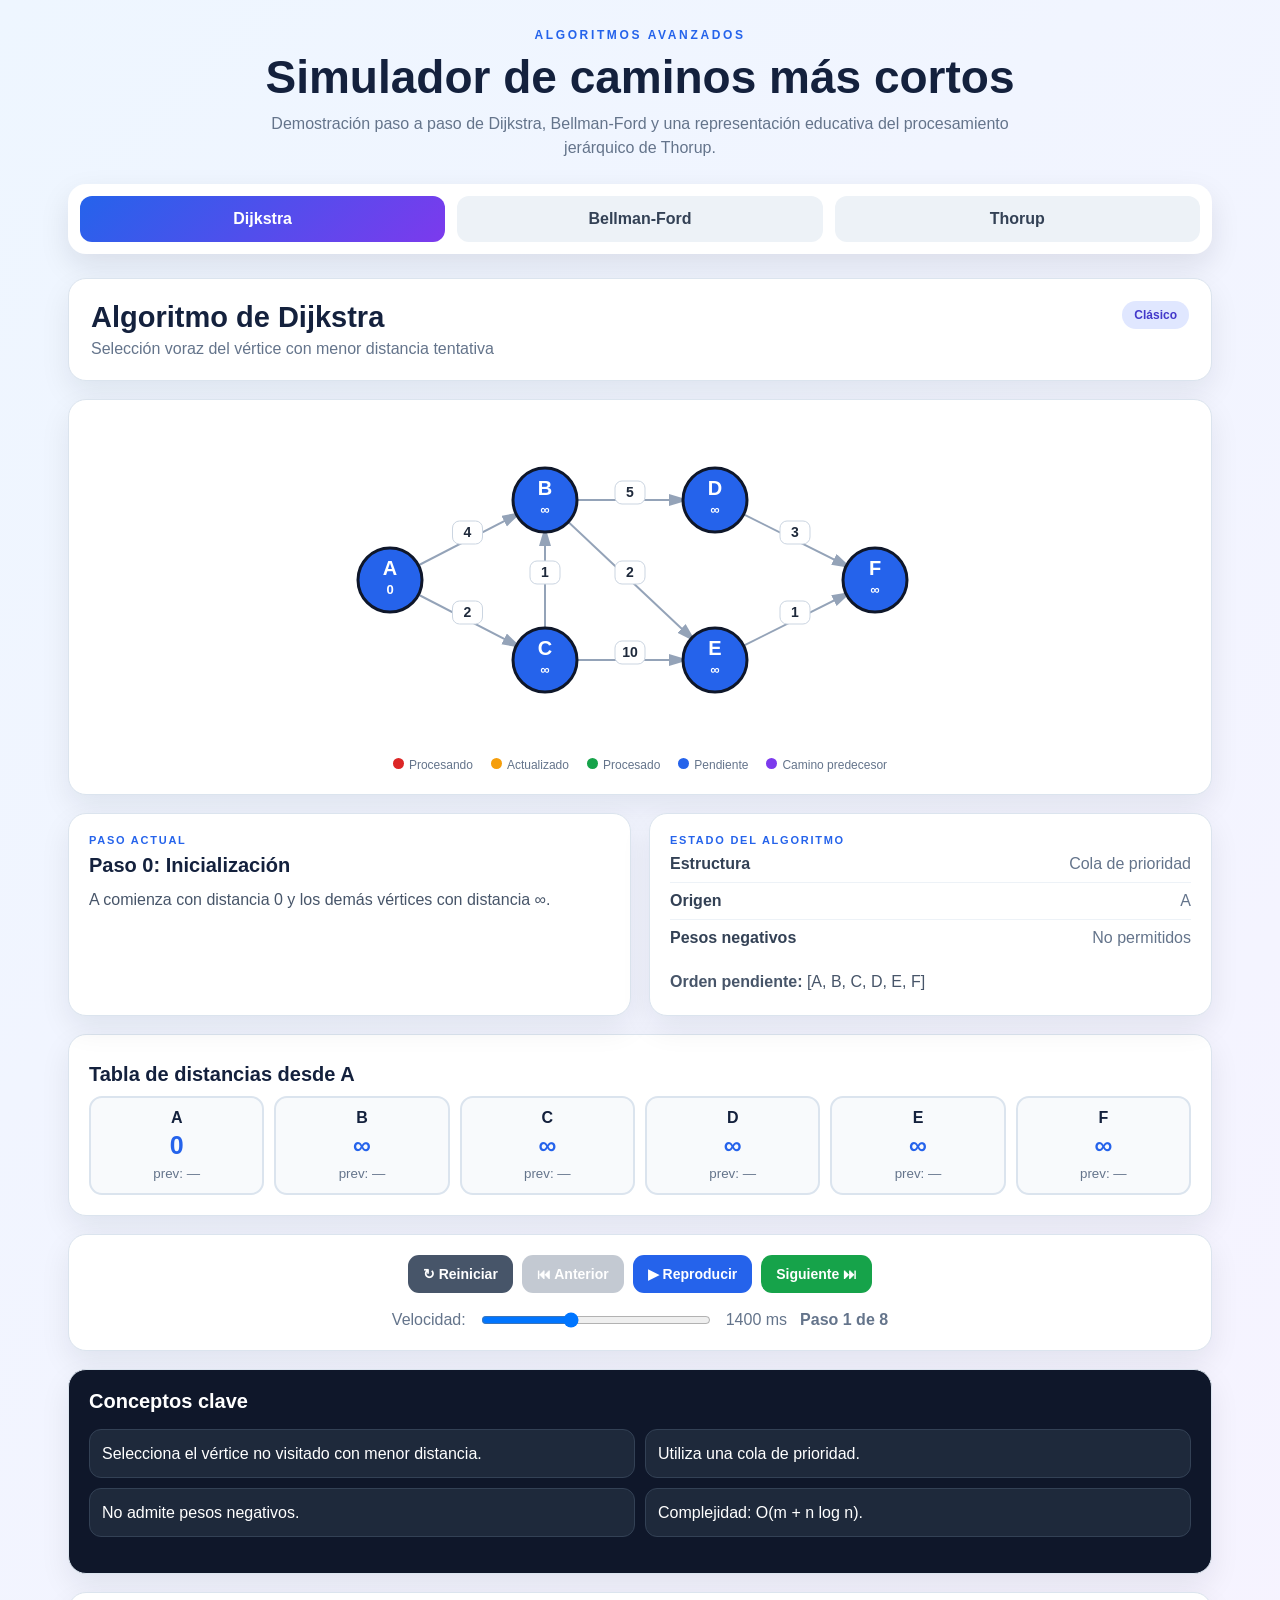
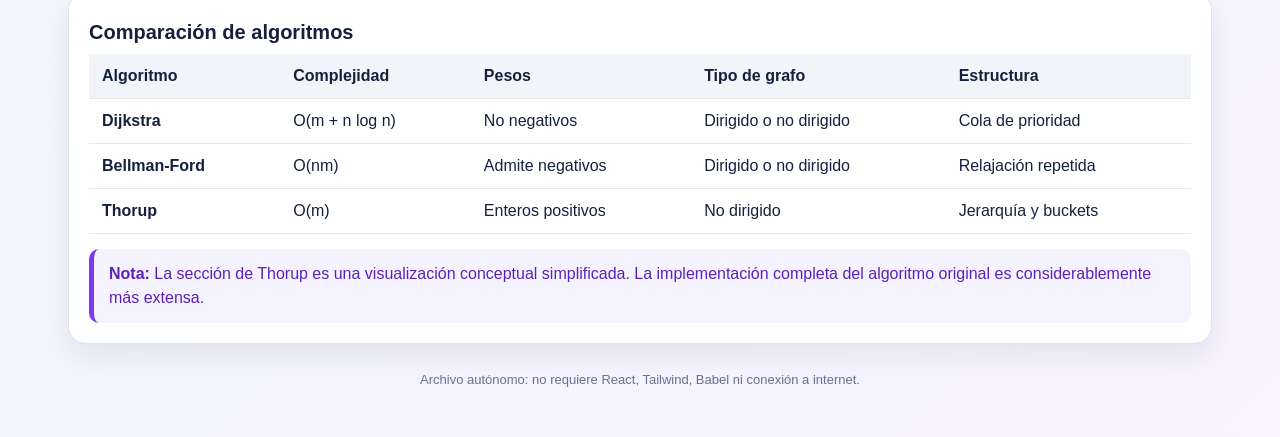
<file: aporte_propio/web/simulador_sssp.html>
<!DOCTYPE html>
<html lang="es">
<head>
<meta charset="UTF-8">
<meta name="viewport" content="width=device-width, initial-scale=1.0">
<title>Simulador SSSP - Dijkstra, Bellman-Ford y Thorup</title>
<style>
:root{
  --bg:#eef3f9; --card:#fff; --text:#14213d; --muted:#64748b;
  --line:#cbd5e1; --blue:#2563eb; --green:#16a34a; --red:#dc2626;
  --orange:#f59e0b; --purple:#7c3aed; --dark:#0f172a;
}
*{box-sizing:border-box}
body{
  margin:0; font-family:Arial,Helvetica,sans-serif; color:var(--text);
  background:linear-gradient(135deg,#eef6ff,#f7f3ff); min-height:100vh;
}
.container{max-width:1180px;margin:auto;padding:28px 18px 50px}
header{text-align:center;margin-bottom:22px}
header h1{margin:8px 0;font-size:clamp(28px,5vw,46px)}
header p{color:var(--muted);margin:0 auto;max-width:760px;line-height:1.5}
.eyebrow{font-size:12px;font-weight:800;letter-spacing:.22em;color:var(--blue)}
.tabs{
  display:grid;grid-template-columns:repeat(3,1fr);gap:12px;
  background:var(--card);padding:12px;border-radius:18px;
  box-shadow:0 12px 30px rgba(15,23,42,.10);margin:24px 0;
}
.tab{
  border:0;border-radius:12px;padding:14px 12px;font-weight:800;
  font-size:16px;cursor:pointer;background:#edf2f7;color:#334155;
}
.tab.active{color:#fff;background:linear-gradient(135deg,#2563eb,#7c3aed)}
.hero,.card{
  background:var(--card);border:1px solid #dbe4ee;border-radius:18px;
  box-shadow:0 12px 30px rgba(15,23,42,.08);
}
.hero{padding:22px;margin-bottom:18px}
.hero-top{display:flex;justify-content:space-between;align-items:flex-start;gap:15px}
.hero h2{margin:0 0 6px;font-size:29px}
.subtitle{margin:0;color:var(--muted)}
.badge{padding:7px 12px;border-radius:999px;font-size:12px;font-weight:800;background:#e0e7ff;color:#4338ca;white-space:nowrap}
.graph-card{padding:14px;overflow-x:auto;margin-bottom:18px}
svg{display:block;margin:auto;min-width:680px}
.grid{display:grid;grid-template-columns:1fr 1fr;gap:18px;margin-bottom:18px}
.card{padding:20px}
.label{font-size:11px;letter-spacing:.16em;text-transform:uppercase;font-weight:800;color:var(--blue)}
.card h3{margin:8px 0 10px;font-size:20px}
.card p{margin:0;color:#475569;line-height:1.6}
.meta-row{display:flex;justify-content:space-between;gap:16px;padding:9px 0;border-bottom:1px solid #edf2f7}
.meta-row:last-child{border-bottom:0}
.meta-row strong{color:#334155}
.meta-row span{color:var(--muted);text-align:right}
.distances{display:grid;grid-template-columns:repeat(6,minmax(72px,1fr));gap:10px}
.distance{
  text-align:center;border:2px solid #dbe4ee;background:#f8fafc;
  border-radius:13px;padding:11px 6px;transition:.15s;
}
.distance.active{border-color:var(--red);background:#fff1f2}
.distance.changed{border-color:var(--orange);background:#fffbeb}
.distance .node{font-weight:900}
.distance .value{font-size:25px;font-weight:900;color:var(--blue);margin:4px 0}
.distance small{color:#64748b}
.controls{text-align:center}
.buttons{display:flex;justify-content:center;flex-wrap:wrap;gap:9px}
button.control{
  border:0;color:#fff;padding:11px 15px;border-radius:11px;
  font-weight:800;cursor:pointer;font-size:14px
}
button.control:disabled{opacity:.38;cursor:not-allowed}
.reset{background:#475569}.prev{background:#64748b}.play{background:#2563eb}.next{background:#16a34a}
.speed{display:flex;justify-content:center;align-items:center;gap:13px;flex-wrap:wrap;margin-top:17px;color:#64748b}
.speed input{width:230px}
.legend{display:flex;justify-content:center;gap:18px;flex-wrap:wrap;font-size:12px;color:#64748b;margin:8px 0 2px}
.dot{display:inline-block;width:11px;height:11px;border-radius:50%;margin-right:5px}
.theory{background:var(--dark);color:#fff;margin-top:18px}
.theory h3{margin-top:0}
.theory ul{display:grid;grid-template-columns:1fr 1fr;gap:10px;padding:0;list-style:none}
.theory li{background:#1e293b;border:1px solid #334155;border-radius:12px;padding:12px;line-height:1.45}
.table-wrap{overflow-x:auto}
table{width:100%;border-collapse:collapse;min-width:720px}
th,td{text-align:left;padding:13px;border-bottom:1px solid #e5e7eb}
th{background:#f1f5f9}
.notice{
  margin-top:15px;border-left:5px solid var(--purple);background:#f5f3ff;
  color:#5b21b6;padding:13px 15px;border-radius:10px;line-height:1.5
}
footer{text-align:center;color:#64748b;font-size:13px;margin-top:28px}
@media(max-width:760px){
  .tabs{grid-template-columns:1fr}
  .hero-top{flex-direction:column}
  .grid{grid-template-columns:1fr}
  .distances{grid-template-columns:repeat(3,1fr)}
  .theory ul{grid-template-columns:1fr}
}
</style>
</head>
<body>
<div class="container">
  <header>
    <div class="eyebrow">ALGORITMOS AVANZADOS</div>
    <h1>Simulador de caminos más cortos</h1>
    <p>Demostración paso a paso de Dijkstra, Bellman-Ford y una representación educativa del procesamiento jerárquico de Thorup.</p>
  </header>

  <nav class="tabs">
    <button class="tab active" data-alg="dijkstra">Dijkstra</button>
    <button class="tab" data-alg="bellman">Bellman-Ford</button>
    <button class="tab" data-alg="thorup">Thorup</button>
  </nav>

  <section class="hero">
    <div class="hero-top">
      <div>
        <h2 id="algorithmTitle"></h2>
        <p class="subtitle" id="algorithmSubtitle"></p>
      </div>
      <span class="badge" id="algorithmBadge"></span>
    </div>
  </section>

  <section class="card graph-card">
    <svg id="graph" width="680" height="330" viewBox="0 0 680 330"></svg>
    <div class="legend">
      <span><i class="dot" style="background:#dc2626"></i>Procesando</span>
      <span><i class="dot" style="background:#f59e0b"></i>Actualizado</span>
      <span><i class="dot" style="background:#16a34a"></i>Procesado</span>
      <span><i class="dot" style="background:#2563eb"></i>Pendiente</span>
      <span><i class="dot" style="background:#7c3aed"></i>Camino predecesor</span>
    </div>
  </section>

  <div class="grid">
    <section class="card">
      <div class="label">Paso actual</div>
      <h3 id="stepTitle"></h3>
      <p id="stepExplanation"></p>
    </section>
    <section class="card">
      <div class="label">Estado del algoritmo</div>
      <div id="metadata"></div>
      <p style="margin-top:13px"><strong>Orden pendiente:</strong> <span id="queue"></span></p>
    </section>
  </div>

  <section class="card" style="margin-bottom:18px">
    <h3>Tabla de distancias desde A</h3>
    <div class="distances" id="distances"></div>
  </section>

  <section class="card controls">
    <div class="buttons">
      <button class="control reset" id="resetBtn">↻ Reiniciar</button>
      <button class="control prev" id="prevBtn">⏮ Anterior</button>
      <button class="control play" id="playBtn">▶ Reproducir</button>
      <button class="control next" id="nextBtn">Siguiente ⏭</button>
    </div>
    <div class="speed">
      <span>Velocidad:</span>
      <input type="range" id="speedRange" min="400" max="3000" step="200" value="1400">
      <span id="speedText">1400 ms</span>
      <strong id="stepCounter"></strong>
    </div>
  </section>

  <section class="card theory">
    <h3>Conceptos clave</h3>
    <ul id="theoryList"></ul>
  </section>

  <section class="card" style="margin-top:18px">
    <h3>Comparación de algoritmos</h3>
    <div class="table-wrap">
      <table>
        <thead>
          <tr><th>Algoritmo</th><th>Complejidad</th><th>Pesos</th><th>Tipo de grafo</th><th>Estructura</th></tr>
        </thead>
        <tbody>
          <tr><td><strong>Dijkstra</strong></td><td>O(m + n log n)</td><td>No negativos</td><td>Dirigido o no dirigido</td><td>Cola de prioridad</td></tr>
          <tr><td><strong>Bellman-Ford</strong></td><td>O(nm)</td><td>Admite negativos</td><td>Dirigido o no dirigido</td><td>Relajación repetida</td></tr>
          <tr><td><strong>Thorup</strong></td><td>O(m)</td><td>Enteros positivos</td><td>No dirigido</td><td>Jerarquía y buckets</td></tr>
        </tbody>
      </table>
    </div>
    <div class="notice"><strong>Nota:</strong> La sección de Thorup es una visualización conceptual simplificada. La implementación completa del algoritmo original es considerablemente más extensa.</div>
  </section>

  <footer>Archivo autónomo: no requiere React, Tailwind, Babel ni conexión a internet.</footer>
</div>

<script>
(function(){
"use strict";

const INF = Infinity;
const fmt = n => n === INF ? "∞" : String(n);
const clone = obj => Object.assign({}, obj);

const nodes6 = [
  {id:"A",x:90,y:160},{id:"B",x:245,y:80},{id:"C",x:245,y:240},
  {id:"D",x:415,y:80},{id:"E",x:415,y:240},{id:"F",x:575,y:160}
];
const nodes5 = [
  {id:"A",x:90,y:160},{id:"B",x:235,y:75},{id:"C",x:235,y:245},
  {id:"D",x:420,y:100},{id:"E",x:565,y:190}
];

const dijkstraEdges = [
  {from:"A",to:"B",weight:4},{from:"A",to:"C",weight:2},
  {from:"C",to:"B",weight:1},{from:"B",to:"D",weight:5},
  {from:"C",to:"E",weight:10},{from:"B",to:"E",weight:2},
  {from:"D",to:"F",weight:3},{from:"E",to:"F",weight:1}
];

const bellmanEdges = [
  {from:"A",to:"B",weight:4},{from:"A",to:"C",weight:5},
  {from:"B",to:"C",weight:-2},{from:"B",to:"D",weight:6},
  {from:"C",to:"D",weight:3},{from:"D",to:"E",weight:2}
];

const thorupEdges = [
  {from:"A",to:"B",weight:4},{from:"A",to:"C",weight:2},
  {from:"B",to:"C",weight:1},{from:"B",to:"D",weight:5},
  {from:"C",to:"E",weight:6},{from:"B",to:"E",weight:2},
  {from:"D",to:"F",weight:3},{from:"E",to:"F",weight:1}
];

function initialDistances(nodes, source){
  const d={}; nodes.forEach(n=>d[n.id]=n.id===source?0:INF); return d;
}
function adjacency(nodes,edges,directed){
  const a={}; nodes.forEach(n=>a[n.id]=[]);
  edges.forEach(e=>{
    a[e.from].push({to:e.to,weight:e.weight});
    if(!directed) a[e.to].push({to:e.from,weight:e.weight});
  });
  return a;
}
function stepBase(desc,explanation,dist,prev,extra){
  return Object.assign({
    description:desc, explanation, distances:clone(dist), previous:clone(prev),
    visited:[], current:null, queue:[], activeEdges:[], changedNodes:[], meta:[]
  },extra||{});
}

function makeDijkstra(){
  const nodes=nodes6, edges=dijkstraEdges, source="A";
  const adj=adjacency(nodes,edges,true), dist=initialDistances(nodes,source), prev={};
  const visited=new Set(), steps=[]; nodes.forEach(n=>prev[n.id]=null);
  steps.push(stepBase("Paso 0: Inicialización",
    "A comienza con distancia 0 y los demás vértices con distancia ∞.",
    dist,prev,{queue:nodes.map(n=>n.id),meta:[
      ["Estructura","Cola de prioridad"],["Origen","A"],["Pesos negativos","No permitidos"]
    ]}));
  while(visited.size<nodes.length){
    let current=null,best=INF;
    nodes.forEach(n=>{if(!visited.has(n.id)&&dist[n.id]<best){best=dist[n.id];current=n.id;}});
    if(current===null)break;
    const active=[],changed=[],updates=[];
    adj[current].forEach(nb=>{
      if(visited.has(nb.to))return;
      active.push({from:current,to:nb.to});
      const cand=dist[current]+nb.weight, old=dist[nb.to];
      if(cand<old){dist[nb.to]=cand;prev[nb.to]=current;changed.push(nb.to);updates.push(nb.to+": "+fmt(old)+" → "+cand);}
    });
    visited.add(current);
    const q=nodes.filter(n=>!visited.has(n.id)).sort((a,b)=>dist[a.id]-dist[b.id]).map(n=>n.id);
    steps.push(stepBase("Procesar nodo "+current,
      updates.length?"Se selecciona "+current+" y se actualiza: "+updates.join(", ")+".":"Se selecciona "+current+". No se mejora ninguna distancia.",
      dist,prev,{visited:Array.from(visited),current,queue:q,activeEdges:active,changedNodes:changed,meta:[
        ["Nodo actual",current],["Distancia fijada",fmt(dist[current])],["Visitados",visited.size+"/"+nodes.length]
      ]}));
  }
  steps.push(stepBase("Dijkstra completado",
    "Todos los vértices alcanzables fueron procesados y se obtuvieron las distancias mínimas.",
    dist,prev,{visited:nodes.map(n=>n.id),meta:[
      ["Resultado","Caminos mínimos calculados"],["Complejidad","O(m + n log n)"],["Condición","Pesos no negativos"]
    ]}));
  return steps;
}

function makeBellman(){
  const nodes=nodes5,edges=bellmanEdges,source="A",dist=initialDistances(nodes,source),prev={},steps=[];
  nodes.forEach(n=>prev[n.id]=null);
  steps.push(stepBase("Paso 0: Inicialización",
    "Se asigna 0 al origen A y ∞ a los demás. Luego se relajarán todas las aristas.",
    dist,prev,{meta:[["Iteración","0/4"],["Origen","A"],["Pesos negativos","Permitidos"]]}));
  for(let it=1;it<=nodes.length-1;it++){
    let changedIteration=false;
    for(const e of edges){
      const fromD=dist[e.from],old=dist[e.to]; let updated=false,cand=INF;
      if(fromD!==INF){
        cand=fromD+e.weight;
        if(cand<old){dist[e.to]=cand;prev[e.to]=e.from;updated=true;changedIteration=true;}
      }
      let explanation;
      if(fromD===INF) explanation="No se puede relajar "+e.from+" → "+e.to+" porque el origen de la arista tiene distancia ∞.";
      else if(updated) explanation=fromD+" + ("+e.weight+") = "+cand+". Como "+cand+" < "+fmt(old)+", la distancia de "+e.to+" se actualiza.";
      else explanation=fromD+" + ("+e.weight+") = "+cand+". No mejora la distancia actual de "+e.to+" ("+fmt(old)+").";
      steps.push(stepBase("Iteración "+it+": evaluar "+e.from+" → "+e.to,explanation,dist,prev,{
        current:e.to,activeEdges:[{from:e.from,to:e.to}],changedNodes:updated?[e.to]:[],meta:[
          ["Iteración",it+"/4"],["Arista",e.from+" → "+e.to],["Resultado",updated?"Distancia actualizada":"Sin cambios"]
        ]
      }));
    }
    if(!changedIteration){
      steps.push(stepBase("Finalización anticipada",
        "En esta iteración no cambió ninguna distancia, por lo que el algoritmo puede detenerse.",
        dist,prev,{meta:[["Iteración",it+"/4"],["Cambios","Ninguno"],["Acción","Detener"]]}));
      break;
    }
  }
  let negative=null;
  for(const e of edges){
    if(dist[e.from]!==INF && dist[e.from]+e.weight<dist[e.to]){negative=e;break;}
  }
  if(negative){
    steps.push(stepBase("Ciclo negativo detectado",
      "Una arista todavía puede disminuir una distancia después de V−1 iteraciones.",
      dist,prev,{activeEdges:[negative],changedNodes:[negative.to],meta:[
        ["Verificación final","Fallida"],["Ciclo negativo","Sí"],["Arista",negative.from+" → "+negative.to]
      ]}));
  }else{
    steps.push(stepBase("Bellman-Ford completado",
      "La revisión adicional no encontró ciclos negativos alcanzables desde A.",
      dist,prev,{meta:[["Verificación final","Correcta"],["Ciclo negativo","No"],["Complejidad","O(nm)"]]}));
  }
  return steps;
}

const thorupSteps=[
 stepBase("Construcción de la jerarquía",
  "El grafo no dirigido se organiza en niveles, componentes y buckets de distancia.",
  {A:0,B:INF,C:INF,D:INF,E:INF,F:INF},{A:null,B:null,C:null,D:null,E:null,F:null},{
   queue:["A"],meta:[["Nivel","Raíz"],["Componente","{A, B, C, D, E, F}"],["Bucket activo","B0 = [A]"]]}),
 stepBase("Procesar bucket inicial",
  "Se procesa A. B recibe distancia 4 y C recibe distancia 2.",
  {A:0,B:4,C:2,D:INF,E:INF,F:INF},{A:null,B:"A",C:"A",D:null,E:null,F:null},{
   visited:["A"],current:"A",queue:["C","B"],activeEdges:[{from:"A",to:"B"},{from:"A",to:"C"}],changedNodes:["B","C"],
   meta:[["Nivel","1"],["Componente","{A, B, C}"],["Buckets","B0=[C], B1=[B]"]]}),
 stepBase("Procesar bucket B0",
  "Se procesa C. La distancia de B mejora de 4 a 3 y E recibe distancia 8.",
  {A:0,B:3,C:2,D:INF,E:8,F:INF},{A:null,B:"C",C:"A",D:null,E:"C",F:null},{
   visited:["A","C"],current:"C",queue:["B","E"],activeEdges:[{from:"B",to:"C"},{from:"C",to:"E"}],changedNodes:["B","E"],
   meta:[["Nivel","1"],["Componente","{B, C, E}"],["Buckets","B1=[B], B2=[E]"]]}),
 stepBase("Refinar componente intermedio",
  "Se procesa B. E mejora de 8 a 5 y D recibe distancia 8.",
  {A:0,B:3,C:2,D:8,E:5,F:INF},{A:null,B:"C",C:"A",D:"B",E:"B",F:null},{
   visited:["A","C","B"],current:"B",queue:["E","D"],activeEdges:[{from:"B",to:"D"},{from:"B",to:"E"}],changedNodes:["D","E"],
   meta:[["Nivel","2"],["Componente","{B, D, E}"],["Buckets","B1=[E], B2=[D]"]]}),
 stepBase("Procesar componente de menor rango",
  "Se procesa E antes que D. F recibe distancia 6.",
  {A:0,B:3,C:2,D:8,E:5,F:6},{A:null,B:"C",C:"A",D:"B",E:"B",F:"E"},{
   visited:["A","C","B","E"],current:"E",queue:["F","D"],activeEdges:[{from:"E",to:"F"}],changedNodes:["F"],
   meta:[["Nivel","2"],["Componente","{D, E, F}"],["Buckets","B2=[F, D]"]]}),
 stepBase("Procesar bucket final",
  "Se procesa F. La ruta hacia D costaría 9, así que D conserva su distancia 8.",
  {A:0,B:3,C:2,D:8,E:5,F:6},{A:null,B:"C",C:"A",D:"B",E:"B",F:"E"},{
   visited:["A","C","B","E","F"],current:"F",queue:["D"],activeEdges:[{from:"D",to:"F"}],
   meta:[["Nivel","3"],["Componente","{D, F}"],["Bucket activo","B2=[F, D]"]]}),
 stepBase("Thorup: resultado final",
  "Los componentes y buckets fueron procesados. Esta es una representación educativa simplificada.",
  {A:0,B:3,C:2,D:8,E:5,F:6},{A:null,B:"C",C:"A",D:"B",E:"B",F:"E"},{
   visited:["A","B","C","D","E","F"],meta:[
    ["Resultado","Caminos mínimos calculados"],["Restricción","No dirigido, enteros positivos"],["Complejidad teórica","O(m)"]
   ]})
];

const configs={
 dijkstra:{
  title:"Algoritmo de Dijkstra",subtitle:"Selección voraz del vértice con menor distancia tentativa",
  badge:"Clásico",directed:true,nodes:nodes6,edges:dijkstraEdges,steps:makeDijkstra(),
  theory:["Selecciona el vértice no visitado con menor distancia.","Utiliza una cola de prioridad.","No admite pesos negativos.","Complejidad: O(m + n log n)."]
 },
 bellman:{
  title:"Algoritmo de Bellman-Ford",subtitle:"Relajación repetida de todas las aristas y detección de ciclos negativos",
  badge:"Pesos negativos",directed:true,nodes:nodes5,edges:bellmanEdges,steps:makeBellman(),
  theory:["Relaja todas las aristas hasta V−1 veces.","Admite pesos negativos.","Detecta ciclos negativos alcanzables.","Complejidad: O(nm)."]
 },
 thorup:{
  title:"Algoritmo de Thorup",subtitle:"Visualización educativa de componentes y buckets jerárquicos",
  badge:"Visualización educativa",directed:false,nodes:nodes6,edges:thorupEdges,steps:thorupSteps,
  theory:["Se aplica a grafos no dirigidos.","Requiere pesos enteros positivos.","Usa una jerarquía de componentes y buckets.","Complejidad teórica del algoritmo original: O(m)."]
 }
};

let algorithm="dijkstra",step=0,playing=false,timer=null,speed=1400;

const $=id=>document.getElementById(id);
const graph=$("graph"),title=$("algorithmTitle"),subtitle=$("algorithmSubtitle"),badge=$("algorithmBadge");
const stepTitle=$("stepTitle"),stepExplanation=$("stepExplanation"),metadata=$("metadata");
const queue=$("queue"),distances=$("distances"),theoryList=$("theoryList");
const resetBtn=$("resetBtn"),prevBtn=$("prevBtn"),playBtn=$("playBtn"),nextBtn=$("nextBtn");
const speedRange=$("speedRange"),speedText=$("speedText"),stepCounter=$("stepCounter");

function esc(s){return String(s).replace(/[&<>"']/g,c=>({"&":"&amp;","<":"&lt;",">":"&gt;",'"':"&quot;","'":"&#039;"}[c]));}
function sameEdge(a,b,directed){
 return directed?(a.from===b.from&&a.to===b.to):
 ((a.from===b.from&&a.to===b.to)||(a.from===b.to&&a.to===b.from));
}
function renderGraph(cfg,s){
 const pos={};cfg.nodes.forEach(n=>pos[n.id]=n);
 let out=`<defs>
  <marker id="arrowGray" markerWidth="10" markerHeight="10" refX="23" refY="3" orient="auto"><polygon points="0 0,10 3,0 6" fill="#94a3b8"/></marker>
  <marker id="arrowRed" markerWidth="10" markerHeight="10" refX="23" refY="3" orient="auto"><polygon points="0 0,10 3,0 6" fill="#dc2626"/></marker>
  <marker id="arrowPurple" markerWidth="10" markerHeight="10" refX="23" refY="3" orient="auto"><polygon points="0 0,10 3,0 6" fill="#7c3aed"/></marker>
 </defs>`;
 cfg.edges.forEach(e=>{
  const a=pos[e.from],b=pos[e.to];
  const active=s.activeEdges.some(x=>sameEdge(e,x,cfg.directed));
  const pred=cfg.directed?(s.previous[e.to]===e.from):
    (s.previous[e.to]===e.from||s.previous[e.from]===e.to);
  const color=active?"#dc2626":pred?"#7c3aed":"#94a3b8";
  const width=active?4:pred?3:2;
  const marker=cfg.directed?`marker-end="url(#${active?"arrowRed":pred?"arrowPurple":"arrowGray"})"`:"";
  const mx=(a.x+b.x)/2,my=(a.y+b.y)/2;
  out+=`<line x1="${a.x}" y1="${a.y}" x2="${b.x}" y2="${b.y}" stroke="${color}" stroke-width="${width}" ${marker}/>`;
  out+=`<rect x="${mx-15}" y="${my-19}" width="30" height="23" rx="7" fill="white" stroke="#cbd5e1"/>`;
  out+=`<text x="${mx}" y="${my-3}" text-anchor="middle" font-size="14" font-weight="bold" fill="${e.weight<0?"#dc2626":"#1e293b"}">${e.weight}</text>`;
 });
 cfg.nodes.forEach(n=>{
  let fill="#2563eb";
  if(s.current===n.id)fill="#dc2626";
  else if(s.changedNodes.includes(n.id))fill="#f59e0b";
  else if(s.visited.includes(n.id))fill="#16a34a";
  out+=`<circle cx="${n.x}" cy="${n.y}" r="32" fill="${fill}" stroke="#0f172a" stroke-width="3"/>`;
  out+=`<text x="${n.x}" y="${n.y-5}" fill="white" font-size="20" font-weight="bold" text-anchor="middle">${n.id}</text>`;
  out+=`<text x="${n.x}" y="${n.y+14}" fill="white" font-size="13" font-weight="bold" text-anchor="middle">${fmt(s.distances[n.id])}</text>`;
 });
 graph.innerHTML=out;
}
function render(){
 const cfg=configs[algorithm],s=cfg.steps[step];
 title.textContent=cfg.title;subtitle.textContent=cfg.subtitle;badge.textContent=cfg.badge;
 stepTitle.textContent=s.description;stepExplanation.textContent=s.explanation;
 metadata.innerHTML=s.meta.map(m=>`<div class="meta-row"><strong>${esc(m[0])}</strong><span>${esc(m[1])}</span></div>`).join("");
 queue.textContent=s.queue.length?"["+s.queue.join(", ")+"]":"Vacío";
 distances.style.gridTemplateColumns=`repeat(${Object.keys(s.distances).length},minmax(72px,1fr))`;
 distances.innerHTML=Object.keys(s.distances).map(n=>{
  const cls=s.current===n?" active":s.changedNodes.includes(n)?" changed":"";
  return `<div class="distance${cls}"><div class="node">${n}</div><div class="value">${fmt(s.distances[n])}</div><small>prev: ${s.previous[n]||"—"}</small></div>`;
 }).join("");
 theoryList.innerHTML=cfg.theory.map(x=>`<li>${esc(x)}</li>`).join("");
 stepCounter.textContent=`Paso ${step+1} de ${cfg.steps.length}`;
 prevBtn.disabled=step===0;nextBtn.disabled=step===cfg.steps.length-1;
 playBtn.disabled=step===cfg.steps.length-1;playBtn.textContent=playing?"⏸ Pausar":"▶ Reproducir";
 renderGraph(cfg,s);
}
function stop(){playing=false;if(timer){clearTimeout(timer);timer=null;}}
function auto(){
 if(!playing)return;
 const cfg=configs[algorithm];
 if(step>=cfg.steps.length-1){stop();render();return;}
 timer=setTimeout(()=>{step++;render();auto();},speed);
}
document.querySelectorAll(".tab").forEach(btn=>{
 btn.addEventListener("click",()=>{
  stop();algorithm=btn.dataset.alg;step=0;
  document.querySelectorAll(".tab").forEach(x=>x.classList.toggle("active",x===btn));
  render();
 });
});
resetBtn.onclick=()=>{stop();step=0;render();};
prevBtn.onclick=()=>{stop();step=Math.max(0,step-1);render();};
nextBtn.onclick=()=>{stop();step=Math.min(configs[algorithm].steps.length-1,step+1);render();};
playBtn.onclick=()=>{
 if(step>=configs[algorithm].steps.length-1)return;
 playing=!playing;render();if(playing)auto();else stop();
};
speedRange.oninput=()=>{speed=Number(speedRange.value);speedText.textContent=speed+" ms";};
window.addEventListener("error",e=>{
 document.body.innerHTML='<div style="padding:30px;font-family:Arial"><h2>Error al cargar</h2><pre>'+esc(e.message)+'</pre></div>';
});
render();
})();
</script>
</body>
</html>
</file>
